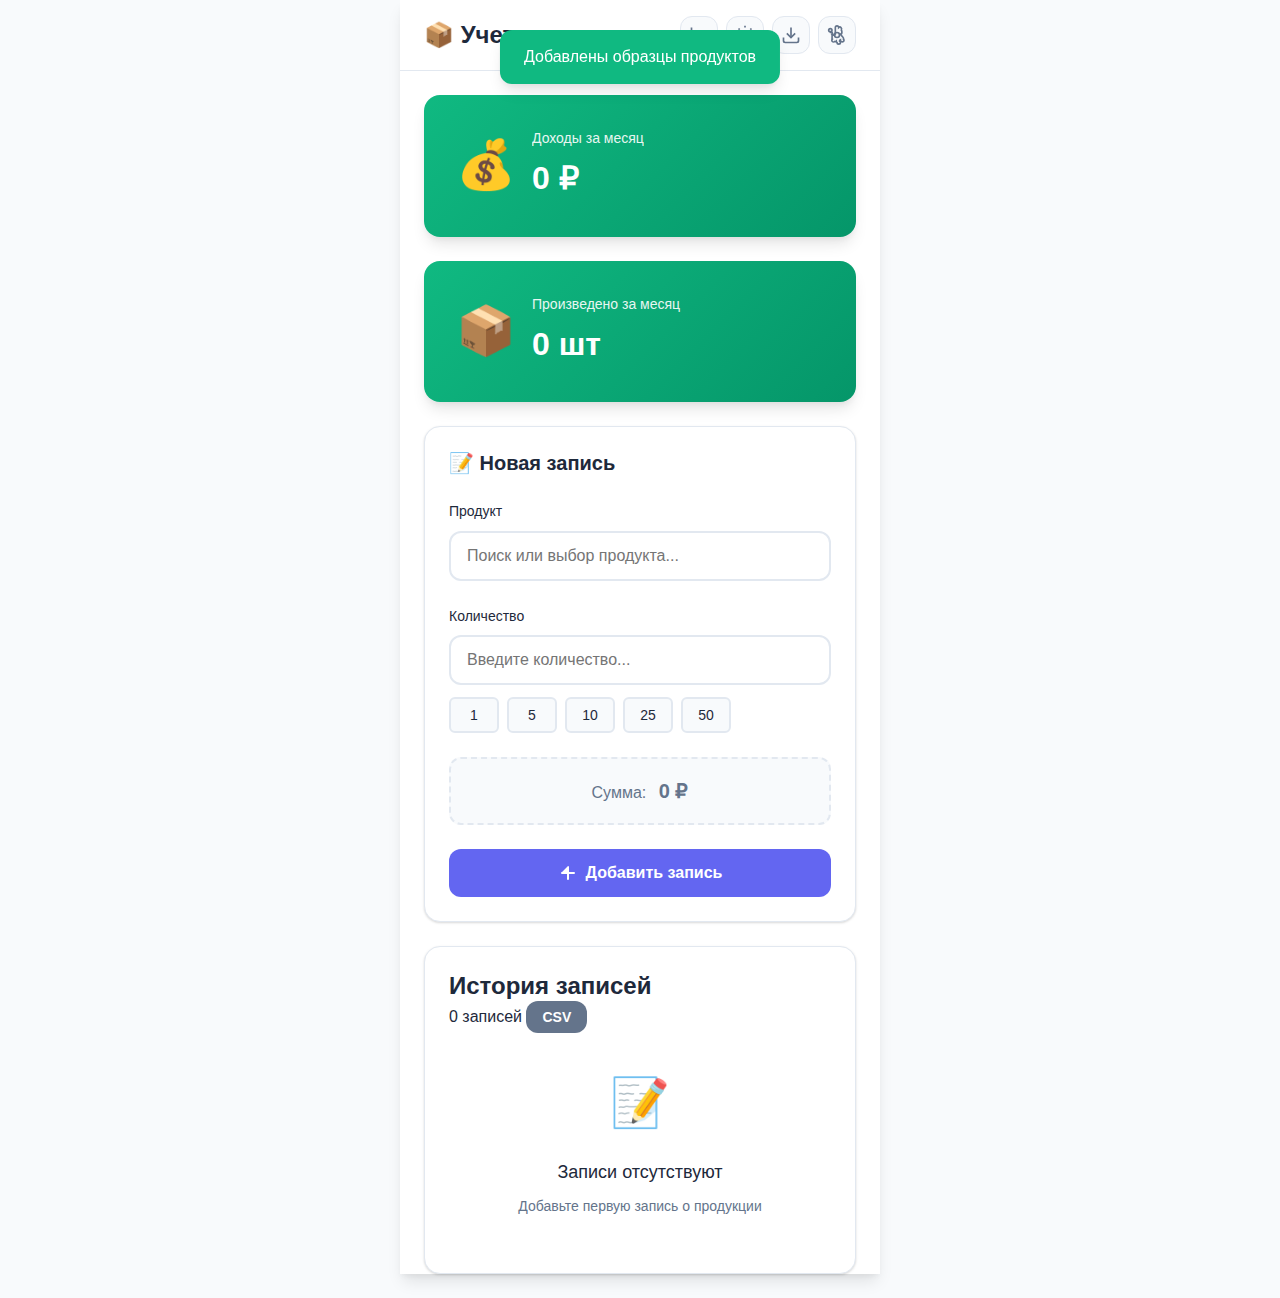
<file: index.html>
<!DOCTYPE html>
<html lang="ru">
<head>
  <meta charset="UTF-8" />
  <meta name="viewport" content="width=device-width, initial-scale=1,viewport-fit=cover" />
  <meta name="theme-color" content="#6366ff" />
  <meta name="apple-mobile-web-app-capable" content="yes" />
  <meta name="apple-mobile-web-app-status-bar-style" content="black-translucent" />
  <title>Учет продукции</title>
  <link rel="manifest" href="manifest.json" />
  <link rel="apple-touch-icon" href="icons/android-launcher-icon-192-192.png" sizes="192x192" />
  <link rel="shortcut icon" href="icons/android-launcher-icon-192-192.png" />
  <link rel="stylesheet" href="css/style.css" />
  <link rel="stylesheet" href="css/themes.css" />

  <script>
    if ('serviceWorker' in navigator) {
      window.addEventListener('load', () => {
        navigator.serviceWorker.register('./sw.js').then(registration => {
          console.log('Service Worker зарегистрирован:', registration.scope);
        }).catch(error => {
          console.error('Ошибка регистрации Service Worker:', error);
        });
      });
    }
  </script>
</head>
<body data-theme="light">
  <div class="app-container">
    <header class="app-header">
      <div class="header-content">
        <h1 class="app-title">📦 Учет продукции</h1>
        <div class="header-actions">
          <button id="statistics-btn" title="Статистика" class="header-btn">
            <svg width="20" height="20" viewBox="0 0 24 24" fill="none" stroke="currentColor" stroke-width="2">
              <path d="M3 3v18h18"></path>
              <path d="M7 16l4-4 4 4"></path>
            </svg>
          </button>
          <button id="theme-toggle" title="Переключить тему" class="header-btn">
            <svg width="20" height="20" viewBox="0 0 24 24" fill="none" stroke="currentColor" stroke-width="2">
              <circle cx="12" cy="12" r="5"></circle>
              <path d="M12 1v2M12 21v2M4.22 4.22l1.42 1.42M18.36 18.36l1.42 1.42M1 12h2M21 12h2M4.22 19.78l1.42-1.42M18.36 5.64l1.42-1.42"></path>
            </svg>
          </button>
          <button id="quick-export-btn" title="Быстрый экспорт" class="header-btn">
            <svg width="20" height="20" viewBox="0 0 24 24" fill="none" stroke="currentColor" stroke-width="2">
              <path d="M21 15v4a2 2 0 01-2 2H5a2 2 0 01-2-2v-4"></path>
              <polyline points="7 10 12 15 17 10"></polyline>
              <line x1="12" y1="15" x2="12" y2="3"></line>
            </svg>
          </button>
          <button title="Настройки" class="header-btn" onclick="location.href='settings.html'">
            <svg width="20" height="20" viewBox="0 0 24 24" fill="none" stroke="currentColor" stroke-width="2">
              <circle cx="12" cy="12" r="3"></circle>
              <path d="M19.4 15a1.65 1.65 0 01.33 1.82l.06.06a2 2 0 11-2.83 2.83l-.06-.06a1.65 1.65 0 01-1.82-.33 1.65 1.65 0 011-1.51V21a2 2 0 11-4 0v-.09a1.65 1.65 0 01-1-1.51 1.65 1.65 0 01-1.82.33l-.06.06a2 2 0 11-2.83-2.83l.06-.06a1.65 1.65 0 01-.33-1.82V9a1.65 1.65 0 01-1.51-1H3a2 2 0 112 0h-.09a1.65 1.65 0 01-1.51 1l-.06.06a2 2 0 012.83 2.83l-.06-.06a1.65 1.65 0 011.82.33H9a1.65 1.65 0 011-1.51V3a2 2 0 114 0v.09a1.65 1.65 0 012.83 2.83l-.06-.06a1.65 1.65 0 011 1.51V9h.09a2 2 0 01-2 2z"></path>
            </svg>
          </button>
        </div>
      </div>
    </header>

    <div class="main-stats">
      <div class="stats-card sales-card">
        <div class="stats-icon">💰</div>
        <div class="stats-content">
          <div class="stats-label">Доходы за месяц</div>
          <div class="stats-amount" id="monthly-sales">0 ₽</div>
        </div>
      </div>
      <div class="stats-card production-card">
        <div class="stats-icon">📦</div>
        <div class="stats-content">
          <div class="stats-label">Произведено за месяц</div>
          <div class="stats-amount" id="monthly-production">0 шт</div>
        </div>
      </div>
    </div>

    <div class="add-form-card">
      <h2 class="card-title">📝 Новая запись</h2>
      <div class="form-group">
        <label class="form-label">Продукт</label>
        <div class="select-wrapper">
          <div class="search-container">
            <input type="text" id="product-search" class="form-input" placeholder="Поиск или выбор продукта..." autocomplete="off" />
            <div id="search-results" class="search-results"></div>
          </div>
          <select id="product-select" class="form-select" style="display:none;">
            <option value="">Выберите продукт...</option>
          </select>
        </div>
      </div>
      <div class="form-group">
        <label class="form-label">Количество</label>
        <input type="number" id="quantity-input" class="form-input" placeholder="Введите количество..." min="0" step="0.01" />
        <div id="quantity-presets" class="quantity-presets"></div>
      </div>
      <div class="amount-preview">
        <span class="amount-label">Сумма:</span>
        <span id="current-amount" class="amount-value">0 ₽</span>
      </div>
      <button id="add-record-btn" class="btn btn-primary">
        <svg width="20" height="20" viewBox="0 0 20 20" fill="currentColor">
          <path fill-rule="evenodd" d="M10 3a1 1 0 011 1v5h5a1 1 0 110 2h-5v5a1 1 0 11-2 0v-5H4a1 1 0 110-2"></path>
        </svg>
        Добавить запись
      </button>
    </div>

    <div class="records-card">
      <div class="header">
        <h2>История записей</h2>
        <div>
          <span id="records-count">0</span> записей
          <button id="export-csv-btn" title="Экспорт в CSV" class="btn btn-secondary btn-small">CSV</button>
        </div>
      </div>
      <div id="records-list" class="records-list"></div>
    </div>

    <div id="statistics-modal" class="modal">
      <div class="modal-content statistics-modal">
        <header>
          <h3>Статистика и зарплата</h3>
          <button class="close-btn" onclick="closeStatisticsModal()">×</button>
        </header>
        <section class="salary-stats">
          <h4>Расчет зарплаты</h4>
          <div><span>Доходы от продаж:</span><span id="stat-sales">0 ₽</span></div>
          <div><span>Оклад:</span><span id="stat-salary">0 ₽</span></div>
          <div><span>До налогов:</span><span id="stat-before-tax">0 ₽</span></div>
          <div><span>Налог (<span id="stat-tax-percent">13</span>%):</span><span id="stat-tax-amount">0 ₽</span></div>
          <div><span>Аванс:</span><span id="stat-advance">0 ₽</span></div>
          <div><strong>На руки:</strong><strong id="stat-net-salary">0 ₽</strong></div>
        </section>

        <section class="production-stats">
          <h4>Производство</h4>
          <div><span>Всего произведено:</span><span id="monthly-production">0 шт</span></div>
          <div><span>Всего записей:</span><span id="records-count">0</span></div>
        </section>
      </div>
    </div>

    <div id="toast" class="toast"></div>
    <script src="js/storage.js"></script>
    <script src="js/export.js"></script>
    <script src="js/search.js"></script>
    <script src="js/themes.js"></script>
    <script src="js/app.js"></script>
  </body>
</html>
</file>
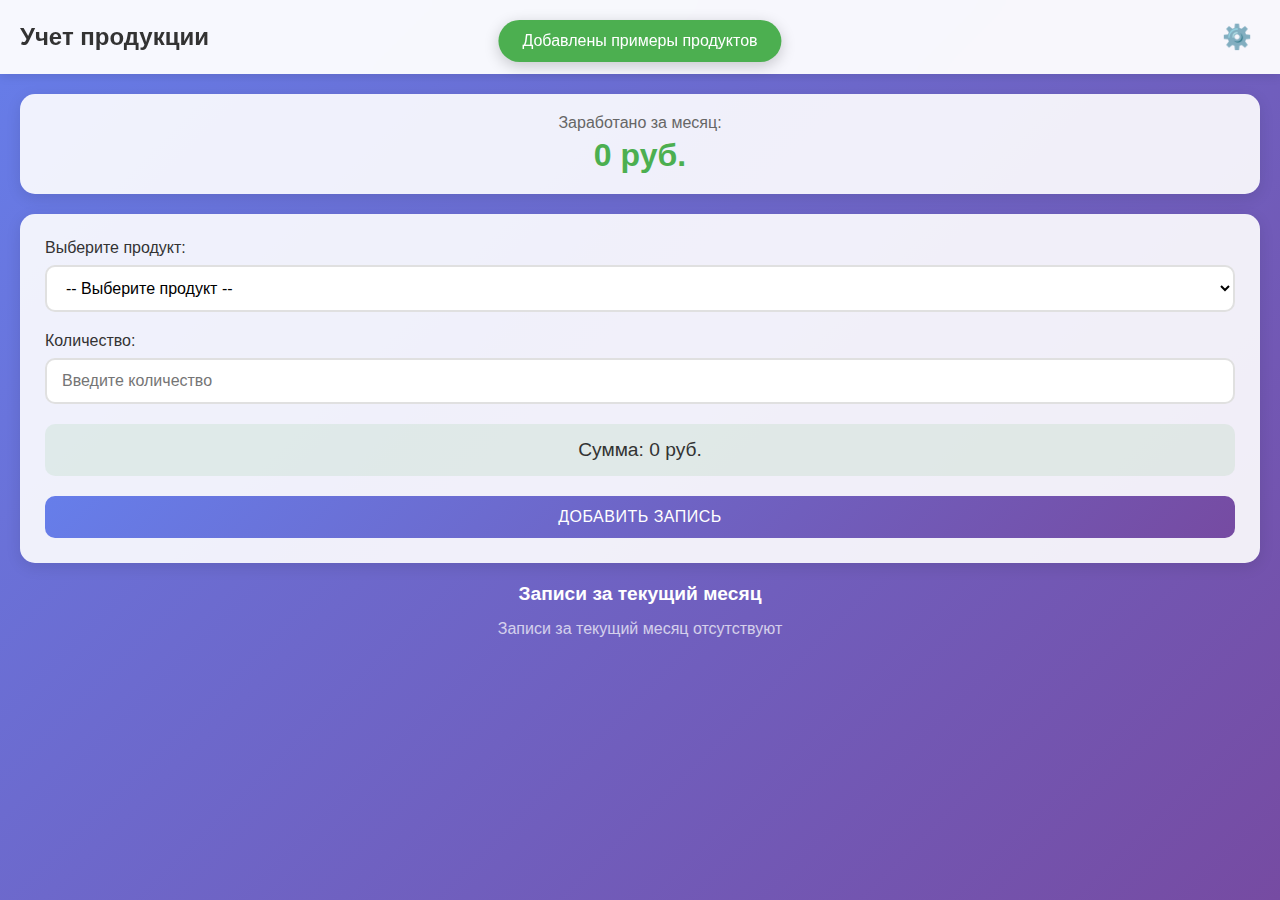
<file: product-tracker/index.html>
<!DOCTYPE html>
<html lang="ru">
<head>
    <meta charset="UTF-8">
    <meta name="viewport" content="width=device-width, initial-scale=1.0, user-scalable=no">
    <meta name="apple-mobile-web-app-capable" content="yes">
    <meta name="mobile-web-app-capable" content="yes">
    <meta name="apple-mobile-web-app-status-bar-style" content="black-translucent">
    <title>Учет продукции</title>
    <link rel="stylesheet" href="css/style.css">
    <link rel="manifest" href="manifest.json">
</head>
<body>
    <!-- Главный экран -->
    <div id="main-screen" class="screen active">
        <header class="header">
            <h1>Учет продукции</h1>
            <button id="settings-btn" class="header-btn">⚙️</button>
        </header>

        <div class="monthly-total">
            <div class="total-label">Заработано за месяц:</div>
            <div id="monthly-amount" class="total-amount">0 руб.</div>
        </div>

        <div class="main-form">
            <div class="form-group">
                <label for="product-select">Выберите продукт:</label>
                <select id="product-select" class="form-control">
                    <option value="">-- Выберите продукт --</option>
                </select>
            </div>

            <div class="form-group">
                <label for="quantity-input">Количество:</label>
                <input type="number" id="quantity-input" class="form-control" 
                       placeholder="Введите количество" min="0" step="0.01">
            </div>

            <div class="current-sum">
                <span>Сумма: </span>
                <span id="current-amount">0 руб.</span>
            </div>

            <button id="add-record-btn" class="btn btn-primary">Добавить запись</button>
        </div>

        <div class="records-section">
            <h3>Записи за текущий месяц</h3>
            <div id="records-list" class="records-list">
                <!-- Записи будут добавляться динамически -->
            </div>
        </div>
    </div>

    <!-- Экран настроек -->
    <div id="settings-screen" class="screen">
        <header class="header">
            <button id="back-btn" class="header-btn">←</button>
            <h1>Настройки</h1>
        </header>

        <div class="settings-form">
            <h3>Добавить новый продукт</h3>
            
            <div class="form-group">
                <label for="product-name">Наименование продукта:</label>
                <input type="text" id="product-name" class="form-control" 
                       placeholder="Введите название продукта">
            </div>

            <div class="form-group">
                <label for="product-price">Цена за единицу (руб.):</label>
                <input type="number" id="product-price" class="form-control" 
                       placeholder="Введите цену" min="0" step="0.01">
            </div>

            <button id="add-product-btn" class="btn btn-primary">Добавить продукт</button>
        </div>

        <div class="products-section">
            <h3>Список продуктов</h3>
            <div id="products-list" class="products-list">
                <!-- Продукты будут добавляться динамически -->
            </div>
        </div>
    </div>

    <!-- Уведомления -->
    <div id="notification" class="notification"></div>

    <script src="js/storage.js"></script>
    <script src="js/utils.js"></script>
    <script src="js/app.js"></script>
</body>
</html>
</file>
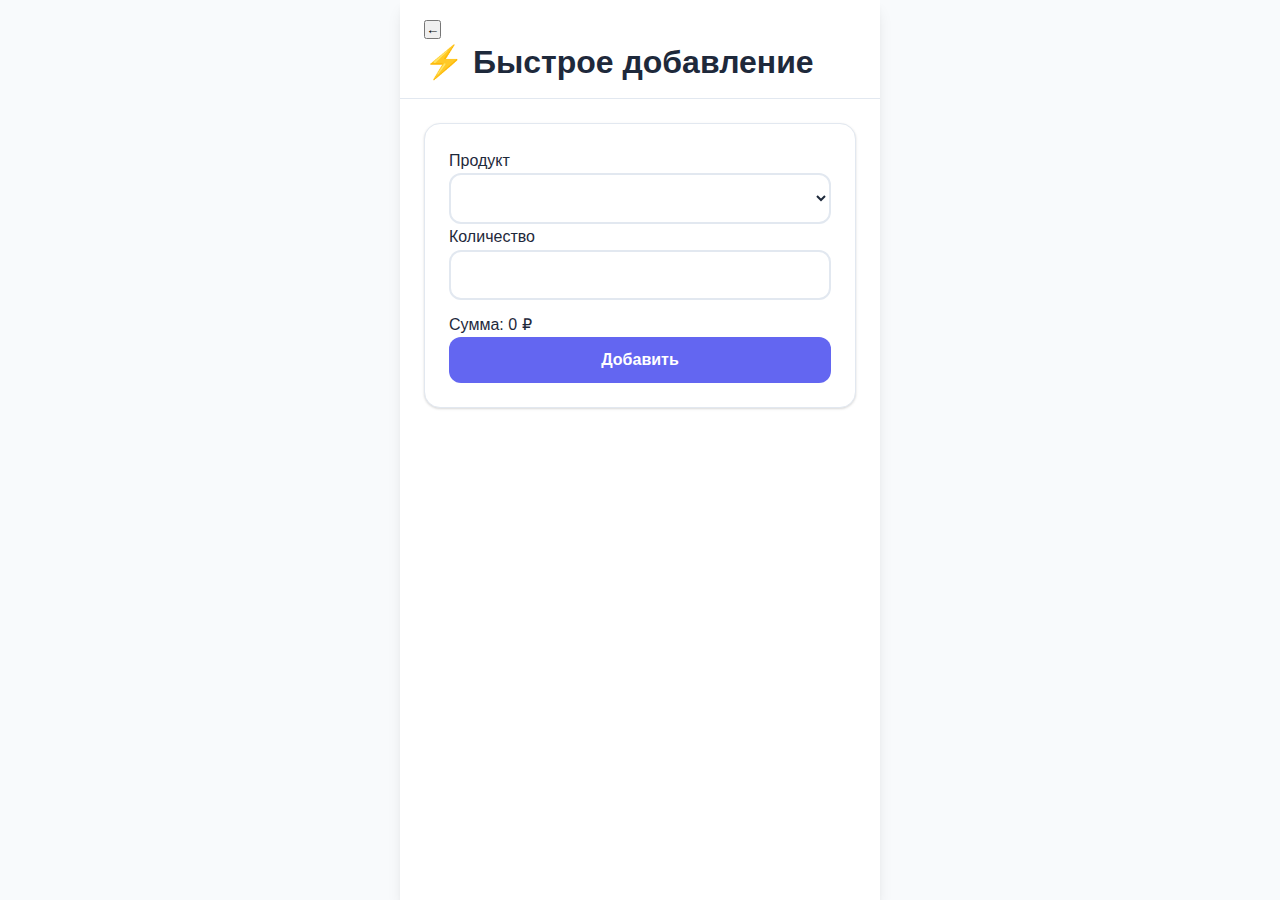
<file: quick-add.html>
<!DOCTYPE html>
<html lang="ru">
<head>
  <meta charset="UTF-8">
  <meta name="viewport" content="width=device-width,initial-scale=1"/>
  <title>Быстрое добавление</title>
  <link rel="stylesheet" href="css/style.css"/>
  <link rel="stylesheet" href="css/themes.css"/>
  <script>if('serviceWorker'in navigator)navigator.serviceWorker.register('sw.js');</script>
</head>
<body data-theme="light">
  <div class="app-container">
    <header class="app-header">
      <button onclick="location.href='index.html'">←</button>
      <h1>⚡ Быстрое добавление</h1>
    </header>
    <div class="add-form-card">
      <div><label>Продукт</label><select id="qa-product-select" class="form-select"></select></div>
      <div><label>Количество</label><input id="qa-quantity-input" type="number" class="form-input"/></div>
      <div id="qa-presets" class="quantity-presets"></div>
      <div>Сумма: <span id="qa-amount">0 ₽</span></div>
      <button id="qa-add-btn" class="btn btn-primary">Добавить</button>
      <button id="qa-add-more-btn" class="btn btn-secondary" style="display:none;">Добавить ещё</button>
    </div>
  </div>
  <div id="toast" class="toast"></div>
  <script src="js/storage.js"></script>
  <script src="js/quick-add.js"></script>
</body>
</html>
</file>
<file: css/style.css>
/* Сброс стилей и базовые настройки */
* {
    margin: 0;
    padding: 0;
    box-sizing: border-box;
}

/* Основные стили */
:root {
    --primary-color: #6366f1;
    --primary-hover: #5b5df0;
    --secondary-color: #64748b;
    --success-color: #10b981;
    --danger-color: #ef4444;
    --warning-color: #f59e0b;
    --background: #f8fafc;
    --surface: #ffffff;
    --text-primary: #1e293b;
    --text-secondary: #64748b;
    --border: #e2e8f0;
    --shadow: 0 1px 3px 0 rgba(0, 0, 0, 0.1), 0 1px 2px 0 rgba(0, 0, 0, 0.06);
    --shadow-lg: 0 10px 15px -3px rgba(0, 0, 0, 0.1), 0 4px 6px -2px rgba(0, 0, 0, 0.05);
    --radius: 12px;
    --radius-lg: 16px;
}

body {
    font-family: -apple-system, BlinkMacSystemFont, 'Segoe UI', Roboto, 'Helvetica Neue', Arial, sans-serif;
    background: var(--background);
    color: var(--text-primary);
    line-height: 1.6;
    -webkit-font-smoothing: antialiased;
    -moz-osx-font-smoothing: grayscale;
    transition: background-color 0.3s ease, color 0.3s ease;
}

/* Плавные переходы для всех элементов при смене темы */
* {
    transition: background-color 0.3s ease, border-color 0.3s ease, color 0.3s ease;
}

/* Контейнер приложения */
.app-container {
    max-width: 480px;
    margin: 0 auto;
    min-height: 100vh;
    background: var(--surface);
    box-shadow: var(--shadow-lg);
}

/* Заголовок */
.app-header {
    background: var(--surface);
    border-bottom: 1px solid var(--border);
    padding: 1rem 1.5rem;
    position: sticky;
    top: 0;
    z-index: 100;
    backdrop-filter: blur(10px);
}

.header-content {
    display: flex;
    align-items: center;
    justify-content: space-between;
}

.app-title {
    font-size: 1.5rem;
    font-weight: 700;
    color: var(--text-primary);
}

.header-actions {
    display: flex;
    gap: 0.5rem;
    align-items: center;
}

.settings-btn,
.back-btn,
.header-btn {
    background: var(--background);
    border: 1px solid var(--border);
    border-radius: var(--radius);
    padding: 0.5rem;
    cursor: pointer;
    transition: all 0.2s ease;
    color: var(--text-secondary);
    display: flex;
    align-items: center;
    justify-content: center;
}

.settings-btn:hover,
.back-btn:hover,
.header-btn:hover {
    background: var(--border);
    transform: translateY(-1px);
    color: var(--text-primary);
}

/* Кнопка переключения темы */
#theme-toggle {
    animation: none;
}

[data-theme="dark"] #theme-toggle svg {
    transform: rotate(180deg);
}

/* Карточка статистики */
.stats-card {
    background: linear-gradient(135deg, var(--success-color), #059669);
    margin: 1.5rem;
    padding: 2rem;
    border-radius: var(--radius-lg);
    display: flex;
    align-items: center;
    color: white;
    box-shadow: var(--shadow-lg);
}

.stats-icon {
    font-size: 3rem;
    margin-right: 1rem;
}

.stats-content {
    flex: 1;
}

.stats-label {
    font-size: 0.875rem;
    opacity: 0.9;
    margin-bottom: 0.25rem;
}

.stats-amount {
    font-size: 2rem;
    font-weight: 800;
}

/* Карточки форм */
.add-form-card,
.records-card,
.products-card,
.data-management-card,
.presets-card {
    background: var(--surface);
    margin: 1.5rem;
    padding: 1.5rem;
    border-radius: var(--radius-lg);
    border: 1px solid var(--border);
    box-shadow: var(--shadow);
}

.card-title {
    font-size: 1.25rem;
    font-weight: 600;
    margin-bottom: 1.5rem;
    color: var(--text-primary);
}

.card-header {
    display: flex;
    align-items: center;
    justify-content: space-between;
    margin-bottom: 1.5rem;
}

.records-count {
    background: var(--primary-color);
    color: white;
    padding: 0.25rem 0.75rem;
    border-radius: 20px;
    font-size: 0.875rem;
    font-weight: 600;
}

/* Формы */
.form-group {
    margin-bottom: 1.5rem;
}

.form-label {
    display: block;
    margin-bottom: 0.5rem;
    font-weight: 500;
    color: var(--text-primary);
    font-size: 0.875rem;
    display: flex;
    align-items: center;
}

.form-input,
.form-select {
    width: 100%;
    padding: 0.875rem 1rem;
    border: 2px solid var(--border);
    border-radius: var(--radius);
    font-size: 1rem;
    transition: all 0.2s ease;
    background: var(--surface);
    color: var(--text-primary);
}

.form-input:focus,
.form-select:focus {
    outline: none;
    border-color: var(--primary-color);
    box-shadow: 0 0 0 3px rgba(99, 102, 241, 0.1);
}

.select-wrapper {
    position: relative;
}

.select-arrow {
    position: absolute;
    right: 1rem;
    top: 50%;
    transform: translateY(-50%);
    pointer-events: none;
    color: var(--text-secondary);
}

/* Чекбоксы */
.form-checkbox {
    margin-right: 0.5rem;
    width: 16px;
    height: 16px;
    accent-color: var(--primary-color);
}

/* Поиск продуктов */
.search-container {
    position: relative;
}

.search-results {
    position: absolute;
    top: 100%;
    left: 0;
    right: 0;
    background: var(--surface);
    border: 2px solid var(--border);
    border-top: none;
    border-radius: 0 0 var(--radius) var(--radius);
    max-height: 200px;
    overflow-y: auto;
    z-index: 10;
    display: none;
}

.search-results.show {
    display: block;
}

.search-result-item {
    padding: 0.75rem 1rem;
    cursor: pointer;
    border-bottom: 1px solid var(--border);
    display: flex;
    justify-content: space-between;
    align-items: center;
    transition: background-color 0.2s ease;
}

.search-result-item:hover {
    background: var(--background);
}

.search-result-item:last-child {
    border-bottom: none;
}

.search-result-favorite {
    color: var(--warning-color);
    margin-left: 0.5rem;
}

/* Предварительный просмотр суммы */
.amount-preview {
    background: var(--background);
    padding: 1rem;
    border-radius: var(--radius);
    text-align: center;
    margin-bottom: 1.5rem;
    border: 2px dashed var(--border);
}

.amount-label {
    color: var(--text-secondary);
    margin-right: 0.5rem;
}

.amount-value {
    font-size: 1.25rem;
    font-weight: 700;
    color: var(--success-color);
}

/* Пресеты количества */
.quantity-presets {
    display: flex;
    gap: 0.5rem;
    margin-top: 0.75rem;
    flex-wrap: wrap;
}

.preset-btn {
    background: var(--background);
    border: 2px solid var(--border);
    border-radius: 6px;
    padding: 0.5rem 0.75rem;
    font-size: 0.875rem;
    font-weight: 500;
    cursor: pointer;
    transition: all 0.2s ease;
    color: var(--text-primary);
    min-width: 50px;
    text-align: center;
}

.preset-btn:hover {
    background: var(--primary-color);
    color: white;
    border-color: var(--primary-color);
    transform: translateY(-1px);
}

.preset-btn.active {
    background: var(--primary-color);
    color: white;
    border-color: var(--primary-color);
}

/* Управление пресетами */
.current-presets {
    display: flex;
    gap: 0.5rem;
    margin-bottom: 1rem;
    flex-wrap: wrap;
}

.preset-item {
    display: flex;
    align-items: center;
    background: var(--background);
    border: 1px solid var(--border);
    border-radius: 6px;
    padding: 0.25rem;
}

.preset-value {
    padding: 0.25rem 0.5rem;
    font-weight: 500;
    color: var(--text-primary);
}

.delete-preset-btn {
    background: var(--danger-color);
    color: white;
    border: none;
    border-radius: 4px;
    width: 20px;
    height: 20px;
    display: flex;
    align-items: center;
    justify-content: center;
    cursor: pointer;
    font-size: 0.75rem;
    margin-left: 0.25rem;
    transition: all 0.2s ease;
}

.delete-preset-btn:hover {
    background: #dc2626;
    transform: scale(1.1);
}

.add-preset-form {
    display: flex;
    gap: 0.5rem;
    align-items: center;
}

.add-preset-form input {
    flex: 1;
}

/* Кнопки */
.btn {
    display: inline-flex;
    align-items: center;
    justify-content: center;
    gap: 0.5rem;
    padding: 0.875rem 1.5rem;
    border: none;
    border-radius: var(--radius);
    font-size: 1rem;
    font-weight: 600;
    cursor: pointer;
    transition: all 0.2s ease;
    text-decoration: none;
    width: 100%;
    position: relative;
    overflow: hidden;
}

.btn:disabled {
    opacity: 0.6;
    cursor: not-allowed;
}

.btn-primary {
    background: var(--primary-color);
    color: white;
}

.btn-primary:hover:not(:disabled) {
    background: var(--primary-hover);
    transform: translateY(-1px);
    box-shadow: var(--shadow-lg);
}

.btn-secondary {
    background: var(--secondary-color);
    color: white;
}

.btn-secondary:hover:not(:disabled) {
    background: #475569;
    transform: translateY(-1px);
}

.btn-danger {
    background: var(--danger-color);
    color: white;
}

.btn-danger:hover:not(:disabled) {
    background: #dc2626;
    transform: translateY(-1px);
}

.btn-small {
    padding: 0.5rem 1rem;
    font-size: 0.875rem;
    width: auto;
}

/* Фильтры продуктов */
.filter-buttons {
    display: flex;
    gap: 0.5rem;
    margin-left: 1rem;
}

.filter-btn {
    background: var(--background);
    border: 1px solid var(--border);
    border-radius: 6px;
    padding: 0.25rem 0.75rem;
    font-size: 0.875rem;
    cursor: pointer;
    transition: all 0.2s ease;
    color: var(--text-primary);
}

.filter-btn.active,
.filter-btn:hover {
    background: var(--primary-color);
    color: white;
    border-color: var(--primary-color);
}

/* Списки записей и продуктов */
.records-list,
.products-list {
    max-height: 400px;
    overflow-y: auto;
}

.record-item,
.product-item {
    background: var(--background);
    padding: 1rem;
    margin-bottom: 0.75rem;
    border-radius: var(--radius);
    border: 1px solid var(--border);
    display: flex;
    justify-content: space-between;
    align-items: center;
    transition: all 0.2s ease;
    animation: fadeIn 0.3s ease;
}

.record-item:hover,
.product-item:hover {
    transform: translateY(-1px);
    box-shadow: var(--shadow);
}

.record-info,
.product-info {
    flex: 1;
    margin-right: 1rem;
}

.record-title,
.product-name {
    font-weight: 600;
    color: var(--text-primary);
    margin-bottom: 0.25rem;
    display: flex;
    align-items: center;
}

.record-details,
.product-price {
    font-size: 0.875rem;
    color: var(--text-secondary);
}

.record-amount {
    font-size: 1.125rem;
    font-weight: 700;
    color: var(--success-color);
    margin-right: 0.75rem;
}

/* Избранные продукты */
.product-favorite {
    color: var(--warning-color);
    margin-left: 0.5rem;
}

.delete-btn {
    background: var(--danger-color);
    color: white;
    border: none;
    border-radius: 6px;
    padding: 0.375rem;
    cursor: pointer;
    transition: all 0.2s ease;
    display: flex;
    align-items: center;
    justify-content: center;
    width: 32px;
    height: 32px;
    margin-left: 0.5rem;
}

.delete-btn:hover {
    background: #dc2626;
    transform: scale(1.05);
}

.edit-btn {
    background: var(--secondary-color);
    color: white;
    border: none;
    border-radius: 6px;
    padding: 0.375rem;
    cursor: pointer;
    transition: all 0.2s ease;
    display: flex;
    align-items: center;
    justify-content: center;
    width: 32px;
    height: 32px;
    margin-right: 0.5rem;
}

.edit-btn:hover {
    background: #475569;
    transform: scale(1.05);
}

.product-actions {
    display: flex;
    align-items: center;
}

/* Управление данными */
.data-actions {
    display: grid;
    grid-template-columns: 1fr 1fr;
    gap: 1rem;
}

/* Модальные окна */
.modal {
    position: fixed;
    top: 0;
    left: 0;
    right: 0;
    bottom: 0;
    background: rgba(0, 0, 0, 0.5);
    display: none;
    align-items: center;
    justify-content: center;
    z-index: 1000;
    padding: 1rem;
}

.modal.show {
    display: flex;
}

.modal-content {
    background: var(--surface);
    border-radius: var(--radius-lg);
    max-width: 90vw;
    max-height: 90vh;
    overflow-y: auto;
    box-shadow: var(--shadow-lg);
    border: 1px solid var(--border);
    width: 100%;
    max-width: 500px;
}

.modal-header {
    padding: 1.5rem 1.5rem 1rem;
    border-bottom: 1px solid var(--border);
    display: flex;
    justify-content: space-between;
    align-items: center;
}

.modal-header h3 {
    margin: 0;
    font-size: 1.25rem;
    font-weight: 600;
    color: var(--text-primary);
}

.close-btn {
    background: none;
    border: none;
    font-size: 1.5rem;
    cursor: pointer;
    color: var(--text-secondary);
    padding: 0.25rem;
    border-radius: 4px;
    transition: all 0.2s ease;
    width: 32px;
    height: 32px;
    display: flex;
    align-items: center;
    justify-content: center;
}

.close-btn:hover {
    background: var(--background);
    color: var(--text-primary);
}

.modal-body {
    padding: 1.5rem;
}

.modal-actions {
    display: flex;
    gap: 0.75rem;
    margin-top: 1.5rem;
}

.modal-actions .btn {
    width: auto;
    flex: 1;
}

/* Экспорт опции */
.export-options {
    display: grid;
    gap: 1rem;
}

.export-options .btn {
    justify-content: flex-start;
}

/* Пустые состояния */
.empty-state {
    text-align: center;
    padding: 2rem 1rem;
    color: var(--text-secondary);
}

.empty-state-icon {
    font-size: 3rem;
    margin-bottom: 1rem;
}

.empty-state-text {
    font-size: 1.125rem;
    margin-bottom: 0.5rem;
    color: var(--text-primary);
}

.empty-state-subtext {
    font-size: 0.875rem;
}

/* Уведомления */
.toast {
    position: fixed;
    top: 20px;
    left: 50%;
    transform: translateX(-50%);
    background: var(--success-color);
    color: white;
    padding: 0.875rem 1.5rem;
    border-radius: var(--radius);
    box-shadow: var(--shadow-lg);
    z-index: 1000;
    opacity: 0;
    transition: all 0.3s ease;
    font-weight: 500;
    max-width: 90%;
}

.toast.show {
    opacity: 1;
    transform: translateX(-50%) translateY(10px);
}

.toast.error {
    background: var(--danger-color);
}

.toast.warning {
    background: var(--warning-color);
}

/* Состояние загрузки */
.loading {
    animation: pulse 1.5s ease-in-out infinite;
}

@keyframes pulse {
    0%, 100% {
        opacity: 1;
    }
    50% {
        opacity: 0.5;
    }
}

/* Скроллбары */
.records-list::-webkit-scrollbar,
.products-list::-webkit-scrollbar,
.search-results::-webkit-scrollbar {
    width: 4px;
}

.records-list::-webkit-scrollbar-track,
.products-list::-webkit-scrollbar-track,
.search-results::-webkit-scrollbar-track {
    background: transparent;
}

.records-list::-webkit-scrollbar-thumb,
.products-list::-webkit-scrollbar-thumb,
.search-results::-webkit-scrollbar-thumb {
    background: var(--border);
    border-radius: 2px;
}

.records-list::-webkit-scrollbar-thumb:hover,
.products-list::-webkit-scrollbar-thumb:hover,
.search-results::-webkit-scrollbar-thumb:hover {
    background: var(--text-secondary);
}

/* Анимации */
@keyframes fadeIn {
    from {
        opacity: 0;
        transform: translateY(10px);
    }
    to {
        opacity: 1;
        transform: translateY(0);
    }
}

@keyframes slideIn {
    from {
        transform: translateX(100%);
        opacity: 0;
    }
    to {
        transform: translateX(0);
        opacity: 1;
    }
}

@keyframes slideOut {
    from {
        transform: translateX(0);
        opacity: 1;
    }
    to {
        transform: translateX(-100%);
        opacity: 0;
    }
}

.screen.slide-in {
    animation: slideIn 0.3s ease-out;
}

.screen.slide-out {
    animation: slideOut 0.3s ease-out;
}

/* Адаптивность */
@media (max-width: 480px) {
    .app-container {
        max-width: 100%;
        box-shadow: none;
    }
    
    .add-form-card,
    .records-card,
    .products-card,
    .data-management-card,
    .stats-card,
    .presets-card {
        margin: 1rem;
    }
    
    .stats-card {
        padding: 1.5rem;
    }
    
    .stats-icon {
        font-size: 2.5rem;
    }
    
    .stats-amount {
        font-size: 1.75rem;
    }
    
    .header-actions {
        gap: 0.25rem;
    }
    
    .filter-buttons {
        margin-left: 0.5rem;
    }
    
    .filter-btn {
        padding: 0.25rem 0.5rem;
        font-size: 0.75rem;
    }
    
    .modal {
        padding: 0.5rem;
    }
    
    .modal-content {
        max-width: 95vw;
    }
    
    .modal-actions {
        flex-direction: column;
    }
    
    .data-actions {
        grid-template-columns: 1fr;
    }
    
    .quantity-presets {
        gap: 0.25rem;
    }
    
    .preset-btn {
        padding: 0.375rem 0.5rem;
        min-width: 40px;
        font-size: 0.8rem;
    }
    
    .current-presets {
        gap: 0.25rem;
    }
    
    .card-header {
        flex-direction: column;
        gap: 1rem;
        align-items: flex-start;
    }
    
    .card-header .header-actions {
        align-self: flex-end;
        width: 100%;
        justify-content: space-between;
    }
}

@media (max-width: 320px) {
    .app-title {
        font-size: 1.25rem;
    }
    
    .header-actions .btn,
    .header-actions .header-btn {
        padding: 0.375rem;
    }
    
    .preset-btn {
        min-width: 35px;
        padding: 0.25rem 0.375rem;
    }
}

/* Высокие экраны */
@media (min-height: 800px) {
    .records-list,
    .products-list {
        max-height: 500px;
    }
}

/* Печать */
@media print {
    .app-header,
    .btn,
    .header-actions,
    .toast {
        display: none !important;
    }
    
    .app-container {
        box-shadow: none;
        max-width: 100%;
    }
    
    .stats-card,
    .add-form-card,
    .records-card {
        margin: 0.5rem 0;
        box-shadow: none;
        border: 1px solid #000;
    }
}

/* Focus styles для доступности */
.btn:focus,
.form-input:focus,
.form-select:focus,
.preset-btn:focus,
.filter-btn:focus {
    outline: 2px solid var(--primary-color);
    outline-offset: 2px;
}

/* Улучшенная типографика */
h1, h2, h3, h4, h5, h6 {
    font-weight: 600;
    line-height: 1.25;
}

p {
    margin-bottom: 1rem;
}

/* Состояния кнопок */
.btn:active {
    transform: translateY(0);
}

.btn.loading {
    pointer-events: none;
}

.btn.loading::after {
    content: '';
    position: absolute;
    width: 16px;
    height: 16px;
    margin: auto;
    border: 2px solid rgba(255, 255, 255, 0.3);
    border-radius: 50%;
    border-top-color: white;
    animation: spin 1s linear infinite;
}

@keyframes spin {
    to {
        transform: rotate(360deg);
    }
}

/* Улучшенные состояния hover для touch устройств */
@media (hover: hover) {
    .record-item:hover,
    .product-item:hover {
        transform: translateY(-2px);
        box-shadow: var(--shadow-lg);
    }
}

/* Убираем hover эффекты на touch устройствах */
@media (hover: none) {
    .btn:hover,
    .preset-btn:hover,
    .filter-btn:hover,
    .delete-btn:hover,
    .edit-btn:hover {
        transform: none;
        background: var(--primary-color);
    }
    
    .record-item:hover,
    .product-item:hover {
        transform: none;
        box-shadow: var(--shadow);
    }
}
</file>
<file: css/themes.css>
/* Темная тема */
[data-theme="dark"] {
    --background: #0f172a;
    --surface: #1e293b;
    --text-primary: #f1f5f9;
    --text-secondary: #94a3b8;
    --border: #334155;
    --primary-color: #8b5cf6;
    --primary-hover: #7c3aed;
    --success-color: #10b981;
    --danger-color: #ef4444;
    --warning-color: #f59e0b;
}

[data-theme="dark"] body {
    background: var(--background);
    color: var(--text-primary);
}

[data-theme="dark"] .app-container {
    background: var(--background);
}

[data-theme="dark"] .app-header {
    background: var(--surface);
    border-bottom-color: var(--border);
}

[data-theme="dark"] .stats-card {
    background: linear-gradient(135deg, var(--success-color), #059669);
}

[data-theme="dark"] .add-form-card,
[data-theme="dark"] .records-card,
[data-theme="dark"] .products-card,
[data-theme="dark"] .data-management-card,
[data-theme="dark"] .presets-card {
    background: var(--surface);
    border-color: var(--border);
}

[data-theme="dark"] .form-input,
[data-theme="dark"] .form-select {
    background: var(--background);
    border-color: var(--border);
    color: var(--text-primary);
}

[data-theme="dark"] .form-input:focus,
[data-theme="dark"] .form-select:focus {
    border-color: var(--primary-color);
}

[data-theme="dark"] .record-item,
[data-theme="dark"] .product-item {
    background: var(--background);
    border-color: var(--border);
}

[data-theme="dark"] .search-results {
    background: var(--surface);
    border-color: var(--border);
}

[data-theme="dark"] .search-result-item:hover {
    background: var(--background);
}

[data-theme="dark"] .modal {
    background: rgba(0, 0, 0, 0.7);
}

[data-theme="dark"] .modal-content {
    background: var(--surface);
    border-color: var(--border);
}

/* Переход между темами */
* {
    transition: background-color 0.3s ease, border-color 0.3s ease, color 0.3s ease;
}

/* Кнопка переключения темы */
.header-actions {
    display: flex;
    gap: 0.5rem;
    align-items: center;
}

#theme-toggle {
    animation: none;
}

[data-theme="dark"] #theme-toggle svg {
    transform: rotate(180deg);
}
</file>
<file: product-tracker/css/style.css>
/* Сброс стилей и базовые настройки */
* {
    margin: 0;
    padding: 0;
    box-sizing: border-box;
}

body {
    font-family: -apple-system, BlinkMacSystemFont, 'Segoe UI', Roboto, sans-serif;
    background: linear-gradient(135deg, #667eea 0%, #764ba2 100%);
    min-height: 100vh;
    color: #333;
    overflow-x: hidden;
}

/* Полноэкранный режим */
html, body {
    height: 100%;
    width: 100%;
    position: fixed;
    overflow: hidden;
}

/* Экраны */
.screen {
    display: none;
    height: 100vh;
    overflow-y: auto;
    padding: 0;
}

.screen.active {
    display: block;
}

/* Заголовок */
.header {
    background: rgba(255, 255, 255, 0.95);
    backdrop-filter: blur(10px);
    padding: 15px 20px;
    display: flex;
    align-items: center;
    justify-content: space-between;
    box-shadow: 0 2px 10px rgba(0, 0, 0, 0.1);
    position: sticky;
    top: 0;
    z-index: 100;
}

.header h1 {
    font-size: 1.5rem;
    color: #333;
    font-weight: 600;
}

.header-btn {
    background: none;
    border: none;
    font-size: 1.5rem;
    cursor: pointer;
    padding: 8px;
    border-radius: 8px;
    transition: background-color 0.2s;
}

.header-btn:hover {
    background: rgba(0, 0, 0, 0.1);
}

/* Месячная сумма */
.monthly-total {
    background: rgba(255, 255, 255, 0.9);
    margin: 20px;
    padding: 20px;
    border-radius: 15px;
    text-align: center;
    box-shadow: 0 4px 15px rgba(0, 0, 0, 0.1);
}

.total-label {
    font-size: 1rem;
    color: #666;
    margin-bottom: 5px;
}

.total-amount {
    font-size: 2rem;
    font-weight: bold;
    color: #4CAF50;
}

/* Основная форма */
.main-form {
    background: rgba(255, 255, 255, 0.9);
    margin: 20px;
    padding: 25px;
    border-radius: 15px;
    box-shadow: 0 4px 15px rgba(0, 0, 0, 0.1);
}

.form-group {
    margin-bottom: 20px;
}

.form-group label {
    display: block;
    margin-bottom: 8px;
    font-weight: 500;
    color: #333;
}

.form-control {
    width: 100%;
    padding: 12px 15px;
    border: 2px solid #e0e0e0;
    border-radius: 10px;
    font-size: 1rem;
    transition: border-color 0.3s, box-shadow 0.3s;
    background: white;
}

.form-control:focus {
    outline: none;
    border-color: #667eea;
    box-shadow: 0 0 0 3px rgba(102, 126, 234, 0.1);
}

.current-sum {
    text-align: center;
    padding: 15px;
    background: rgba(76, 175, 80, 0.1);
    border-radius: 10px;
    margin-bottom: 20px;
    font-size: 1.2rem;
    font-weight: 500;
}

/* Кнопки */
.btn {
    padding: 12px 25px;
    border: none;
    border-radius: 10px;
    font-size: 1rem;
    font-weight: 500;
    cursor: pointer;
    transition: all 0.3s;
    text-transform: uppercase;
    letter-spacing: 0.5px;
}

.btn-primary {
    background: linear-gradient(135deg, #667eea 0%, #764ba2 100%);
    color: white;
    width: 100%;
}

.btn-primary:hover {
    transform: translateY(-2px);
    box-shadow: 0 5px 15px rgba(102, 126, 234, 0.4);
}

.btn-danger {
    background: #f44336;
    color: white;
    padding: 8px 15px;
    font-size: 0.9rem;
}

.btn-danger:hover {
    background: #d32f2f;
    transform: translateY(-1px);
}

/* Записи */
.records-section {
    margin: 20px;
}

.records-section h3 {
    color: white;
    margin-bottom: 15px;
    text-align: center;
    font-size: 1.2rem;
}

.records-list {
    max-height: 300px;
    overflow-y: auto;
}

.record-item {
    background: rgba(255, 255, 255, 0.9);
    padding: 15px;
    margin-bottom: 10px;
    border-radius: 10px;
    display: flex;
    justify-content: space-between;
    align-items: center;
    box-shadow: 0 2px 8px rgba(0, 0, 0, 0.1);
}

.record-info {
    flex: 1;
}

.record-product {
    font-weight: 600;
    color: #333;
    margin-bottom: 5px;
}

.record-details {
    font-size: 0.9rem;
    color: #666;
}

.record-amount {
    font-size: 1.1rem;
    font-weight: bold;
    color: #4CAF50;
    margin-right: 10px;
}

/* Настройки */
.settings-form {
    background: rgba(255, 255, 255, 0.9);
    margin: 20px;
    padding: 25px;
    border-radius: 15px;
    box-shadow: 0 4px 15px rgba(0, 0, 0, 0.1);
}

.settings-form h3 {
    margin-bottom: 20px;
    color: #333;
    text-align: center;
}

.products-section {
    margin: 20px;
}

.products-section h3 {
    color: white;
    margin-bottom: 15px;
    text-align: center;
}

.product-item {
    background: rgba(255, 255, 255, 0.9);
    padding: 15px;
    margin-bottom: 10px;
    border-radius: 10px;
    display: flex;
    justify-content: space-between;
    align-items: center;
    box-shadow: 0 2px 8px rgba(0, 0, 0, 0.1);
}

.product-info h4 {
    color: #333;
    margin-bottom: 5px;
}

.product-price {
    color: #4CAF50;
    font-weight: bold;
}

/* Уведомления */
.notification {
    position: fixed;
    top: 20px;
    left: 50%;
    transform: translateX(-50%);
    background: #4CAF50;
    color: white;
    padding: 12px 24px;
    border-radius: 25px;
    box-shadow: 0 4px 15px rgba(0, 0, 0, 0.2);
    z-index: 1000;
    opacity: 0;
    transition: opacity 0.3s;
    font-weight: 500;
}

.notification.show {
    opacity: 1;
}

.notification.error {
    background: #f44336;
}

/* Отзывчивый дизайн */
@media (max-width: 480px) {
    .header h1 {
        font-size: 1.3rem;
    }
    
    .total-amount {
        font-size: 1.7rem;
    }
    
    .main-form, .settings-form {
        margin: 15px;
        padding: 20px;
    }
    
    .monthly-total {
        margin: 15px;
        padding: 15px;
    }
}

/* Скрытие полос прокрутки */
.records-list::-webkit-scrollbar,
.screen::-webkit-scrollbar {
    width: 4px;
}

.records-list::-webkit-scrollbar-track,
.screen::-webkit-scrollbar-track {
    background: transparent;
}

.records-list::-webkit-scrollbar-thumb,
.screen::-webkit-scrollbar-thumb {
    background: rgba(255, 255, 255, 0.3);
    border-radius: 2px;
}

/* Анимации */
@keyframes slideIn {
    from {
        transform: translateX(100%);
        opacity: 0;
    }
    to {
        transform: translateX(0);
        opacity: 1;
    }
}

@keyframes slideOut {
    from {
        transform: translateX(0);
        opacity: 1;
    }
    to {
        transform: translateX(-100%);
        opacity: 0;
    }
}

.screen.slide-in {
    animation: slideIn 0.3s ease-out;
}

.screen.slide-out {
    animation: slideOut 0.3s ease-out;
}
</file>
